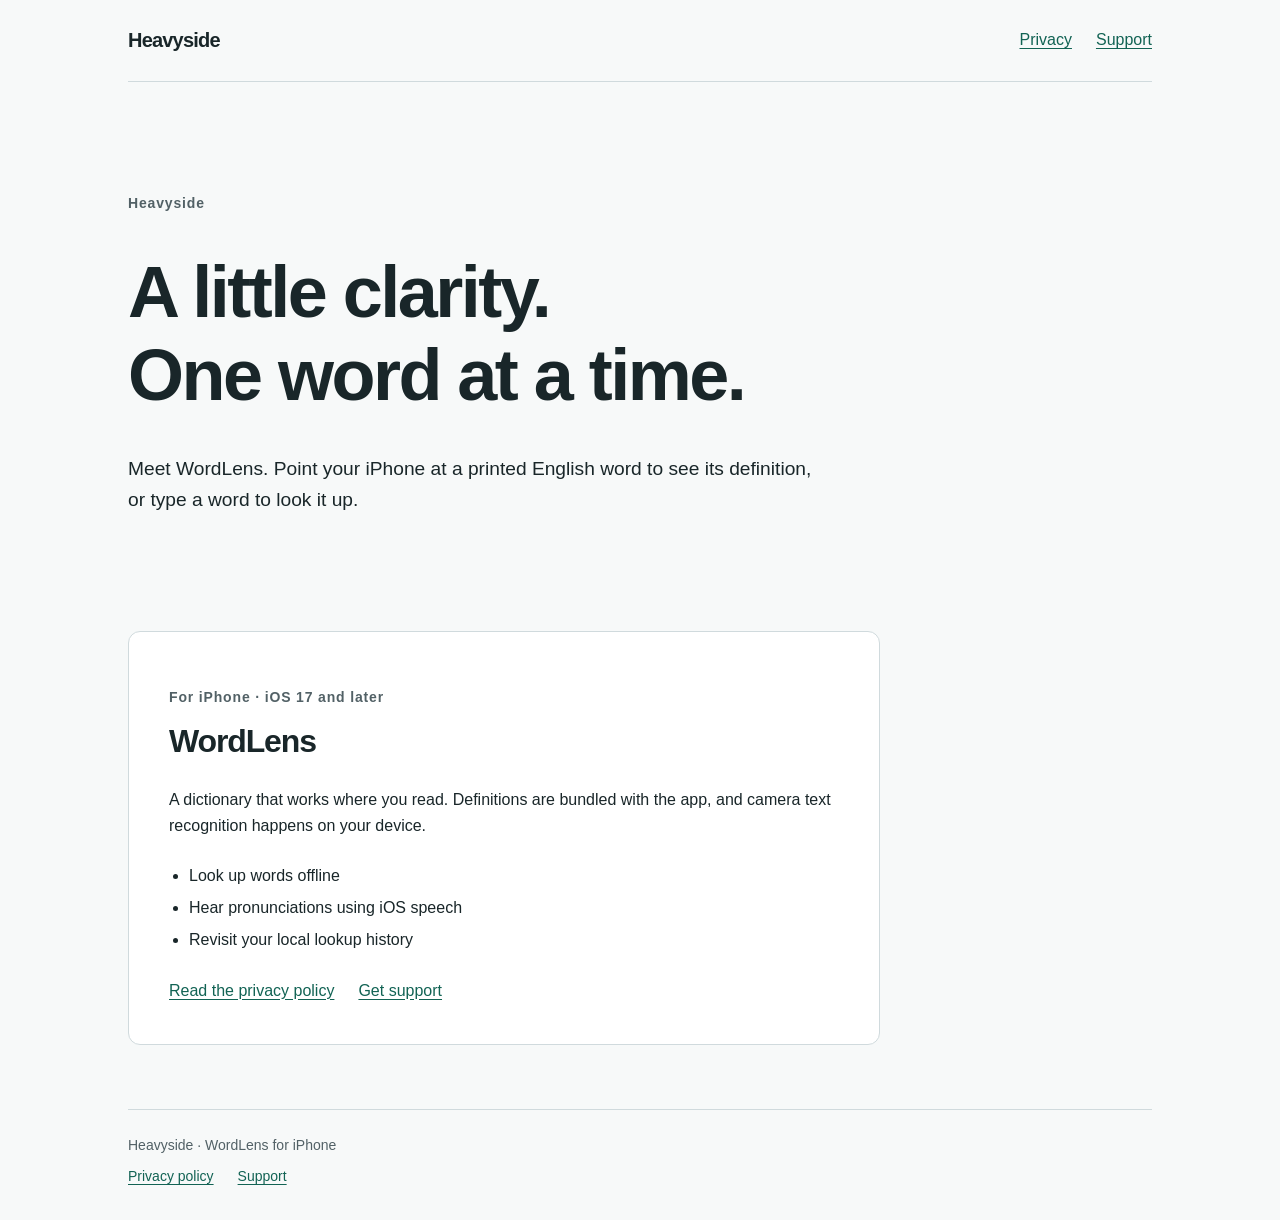
<file: index.html>
<!doctype html>
<html lang="en">
<head>
  <meta charset="utf-8">
  <meta name="viewport" content="width=device-width, initial-scale=1">
  <meta name="description" content="Meet WordLens by Heavyside: look up printed English words with your iPhone, offline.">
  <title>Heavyside | WordLens for iPhone</title>
  <link rel="canonical" href="https://heavysidetech.github.io/">
  <link rel="stylesheet" href="/site.css">
</head>
<body>
  <a class="skip-link" href="#main">Skip to content</a>
  <header class="site-header">
    <a class="brand" href="/">Heavyside</a>
    <nav aria-label="Main navigation">
      <a href="/dictionary/privacy/">Privacy</a>
      <a href="/dictionary/support/">Support</a>
    </nav>
  </header>
  <main id="main">
    <section class="hero" aria-labelledby="intro">
      <p class="eyebrow">Heavyside</p>
      <h1 id="intro">A little clarity.<br>One word at a time.</h1>
      <p class="lead">Meet WordLens. Point your iPhone at a printed English word to see its definition, or type a word to look it up.</p>
    </section>
    <section class="product" aria-labelledby="wordlens">
      <p class="eyebrow">For iPhone · iOS 17 and later</p>
      <h2 id="wordlens">WordLens</h2>
      <p>A dictionary that works where you read. Definitions are bundled with the app, and camera text recognition happens on your device.</p>
      <ul class="features">
        <li>Look up words offline</li>
        <li>Hear pronunciations using iOS speech</li>
        <li>Revisit your local lookup history</li>
      </ul>
      <div class="links">
        <a href="/dictionary/privacy/">Read the privacy policy</a>
        <a href="/dictionary/support/">Get support</a>
      </div>
    </section>
  </main>
  <footer class="site-footer">
    <p>Heavyside · WordLens for iPhone</p>
    <a href="/dictionary/privacy/">Privacy policy</a>
    <a href="/dictionary/support/">Support</a>
  </footer>
</body>
</html>
</file>
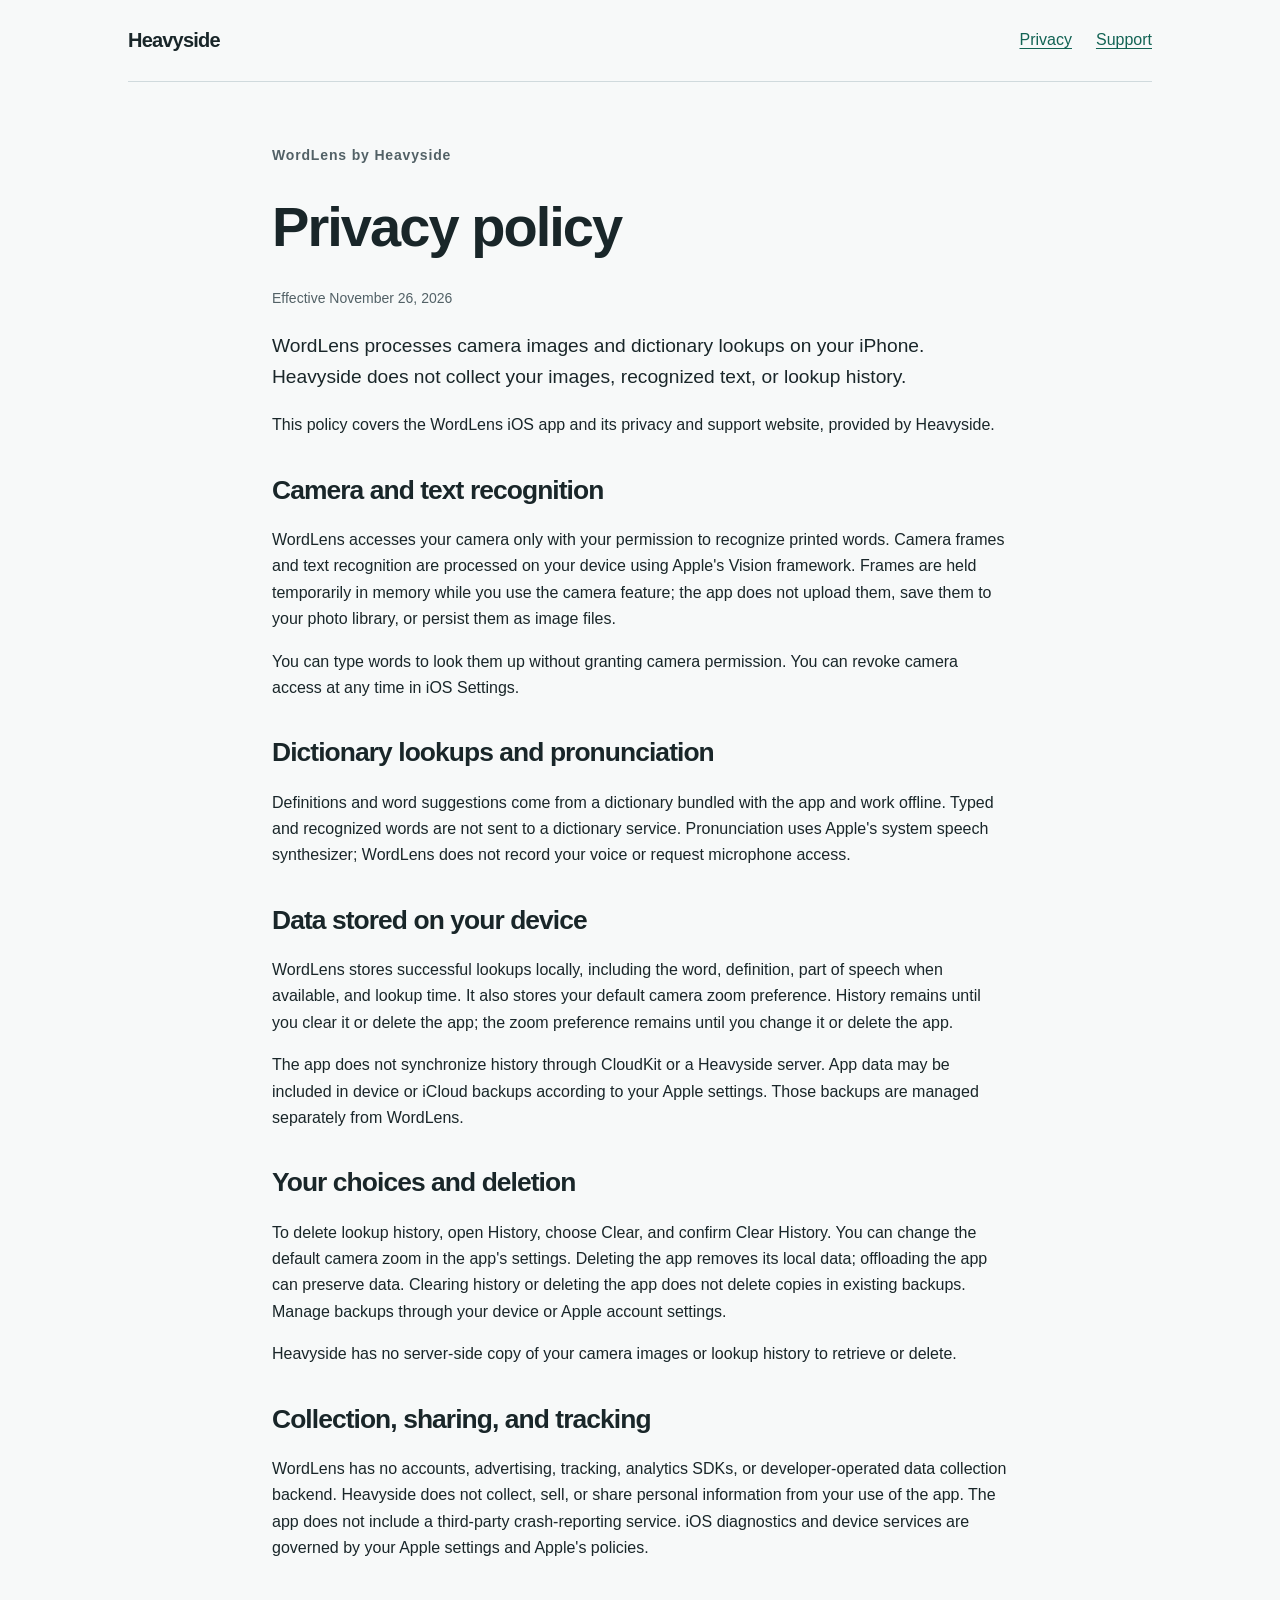
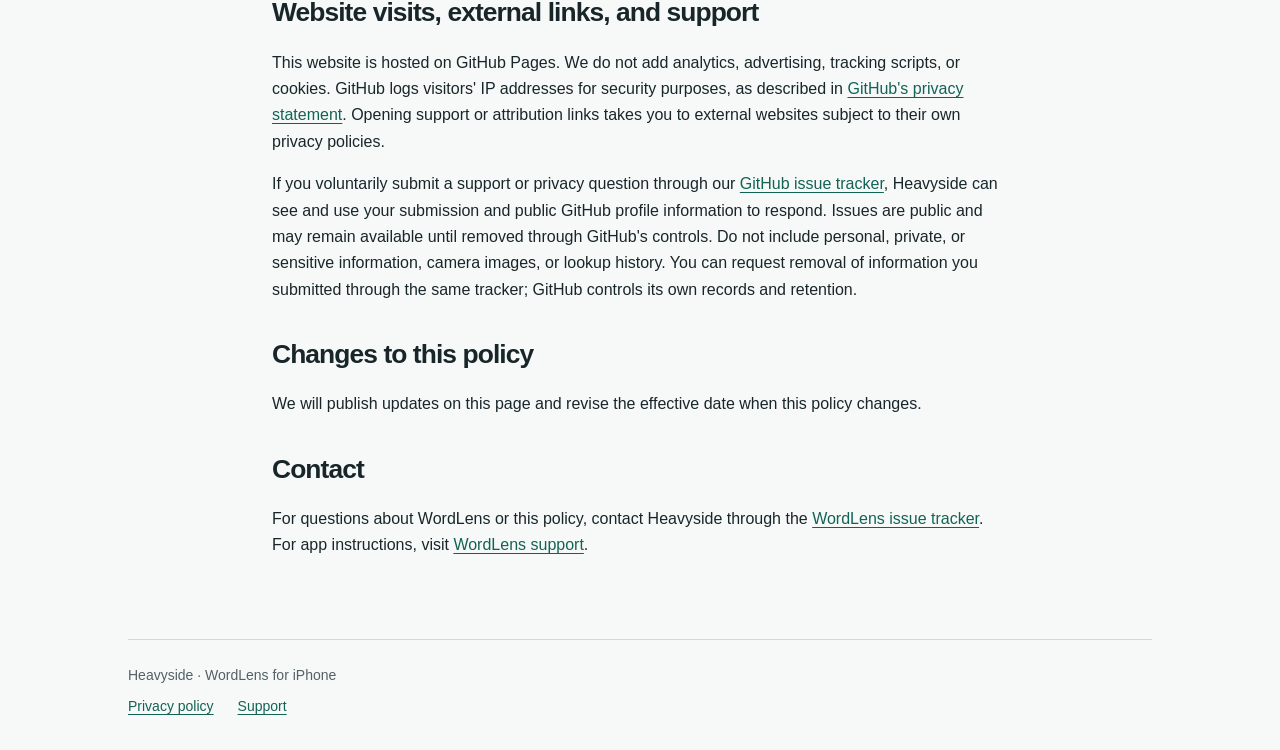
<file: dictionary/privacy/index.html>
<!doctype html>
<html lang="en">
<head>
  <meta charset="utf-8">
  <meta name="viewport" content="width=device-width, initial-scale=1">
  <meta name="description" content="How WordLens handles camera images, dictionary lookups, local history, and support requests.">
  <title>WordLens Privacy Policy | Heavyside</title>
  <link rel="canonical" href="https://heavysidetech.github.io/dictionary/privacy/">
  <link rel="stylesheet" href="/site.css">
</head>
<body>
  <a class="skip-link" href="#main">Skip to content</a>
  <header class="site-header">
    <a class="brand" href="/">Heavyside</a>
    <nav aria-label="Main navigation">
      <a href="/dictionary/privacy/">Privacy</a>
      <a href="/dictionary/support/">Support</a>
    </nav>
  </header>
  <main id="main" class="document">
    <p class="eyebrow">WordLens by Heavyside</p>
    <h1>Privacy policy</h1>
    <p class="date">Effective <time datetime="2026-11-26">November 26, 2026</time></p>
    <p class="lead">WordLens processes camera images and dictionary lookups on your iPhone. Heavyside does not collect your images, recognized text, or lookup history.</p>
    <p>This policy covers the WordLens iOS app and its privacy and support website, provided by Heavyside.</p>

    <h2>Camera and text recognition</h2>
    <p>WordLens accesses your camera only with your permission to recognize printed words. Camera frames and text recognition are processed on your device using Apple's Vision framework. Frames are held temporarily in memory while you use the camera feature; the app does not upload them, save them to your photo library, or persist them as image files.</p>
    <p>You can type words to look them up without granting camera permission. You can revoke camera access at any time in iOS Settings.</p>

    <h2>Dictionary lookups and pronunciation</h2>
    <p>Definitions and word suggestions come from a dictionary bundled with the app and work offline. Typed and recognized words are not sent to a dictionary service. Pronunciation uses Apple's system speech synthesizer; WordLens does not record your voice or request microphone access.</p>

    <h2>Data stored on your device</h2>
    <p>WordLens stores successful lookups locally, including the word, definition, part of speech when available, and lookup time. It also stores your default camera zoom preference. History remains until you clear it or delete the app; the zoom preference remains until you change it or delete the app.</p>
    <p>The app does not synchronize history through CloudKit or a Heavyside server. App data may be included in device or iCloud backups according to your Apple settings. Those backups are managed separately from WordLens.</p>

    <h2>Your choices and deletion</h2>
    <p>To delete lookup history, open History, choose Clear, and confirm Clear History. You can change the default camera zoom in the app's settings. Deleting the app removes its local data; offloading the app can preserve data. Clearing history or deleting the app does not delete copies in existing backups. Manage backups through your device or Apple account settings.</p>
    <p>Heavyside has no server-side copy of your camera images or lookup history to retrieve or delete.</p>

    <h2>Collection, sharing, and tracking</h2>
    <p>WordLens has no accounts, advertising, tracking, analytics SDKs, or developer-operated data collection backend. Heavyside does not collect, sell, or share personal information from your use of the app. The app does not include a third-party crash-reporting service. iOS diagnostics and device services are governed by your Apple settings and Apple's policies.</p>

    <h2>Website visits, external links, and support</h2>
    <p>This website is hosted on GitHub Pages. We do not add analytics, advertising, tracking scripts, or cookies. GitHub logs visitors' IP addresses for security purposes, as described in <a href="https://docs.github.com/en/site-policy/privacy-policies/github-general-privacy-statement">GitHub's privacy statement</a>. Opening support or attribution links takes you to external websites subject to their own privacy policies.</p>
    <p>If you voluntarily submit a support or privacy question through our <a href="https://github.com/heavysidetech/heavysidetech.github.io/issues">GitHub issue tracker</a>, Heavyside can see and use your submission and public GitHub profile information to respond. Issues are public and may remain available until removed through GitHub's controls. Do not include personal, private, or sensitive information, camera images, or lookup history. You can request removal of information you submitted through the same tracker; GitHub controls its own records and retention.</p>

    <h2>Changes to this policy</h2>
    <p>We will publish updates on this page and revise the effective date when this policy changes.</p>

    <h2>Contact</h2>
    <p>For questions about WordLens or this policy, contact Heavyside through the <a href="https://github.com/heavysidetech/heavysidetech.github.io/issues">WordLens issue tracker</a>. For app instructions, visit <a href="/dictionary/support/">WordLens support</a>.</p>
  </main>
  <footer class="site-footer">
    <p>Heavyside · WordLens for iPhone</p>
    <a href="/dictionary/privacy/">Privacy policy</a>
    <a href="/dictionary/support/">Support</a>
  </footer>
</body>
</html>
</file>
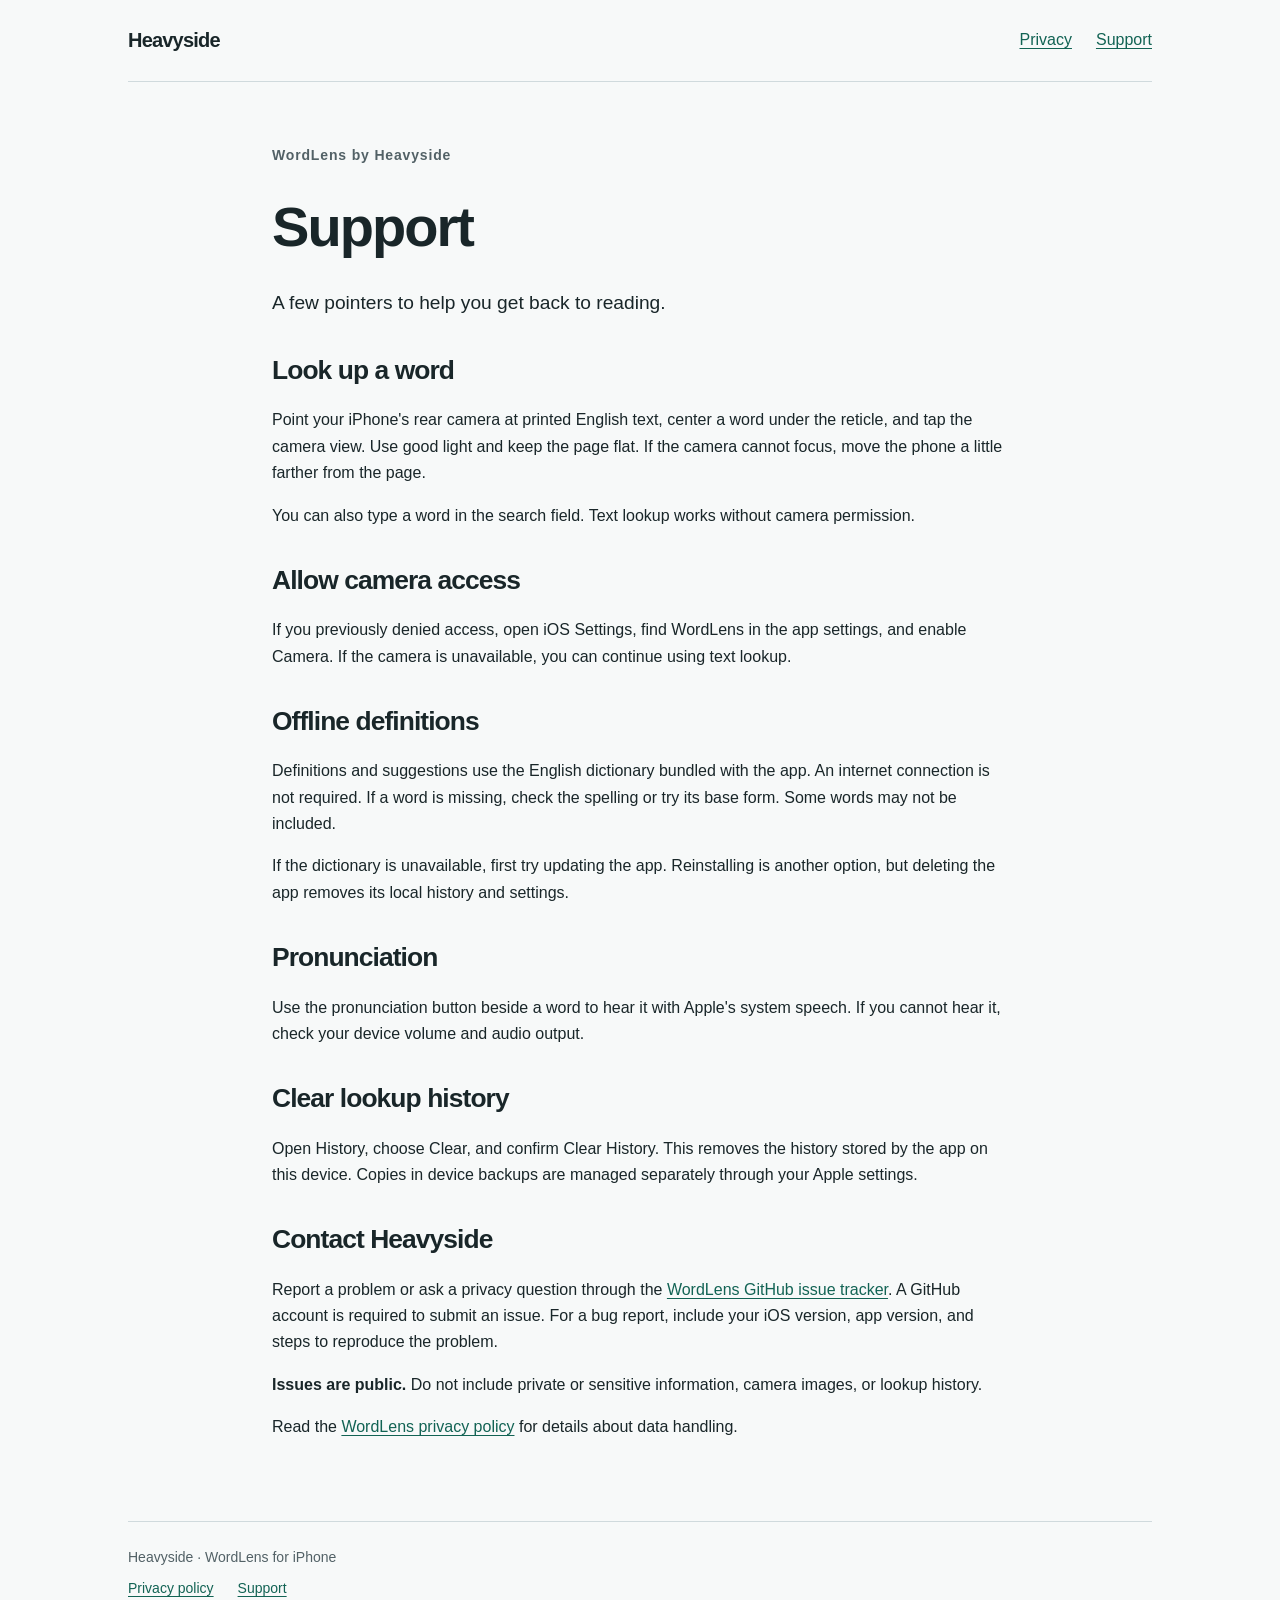
<file: dictionary/support/index.html>
<!doctype html>
<html lang="en">
<head>
  <meta charset="utf-8">
  <meta name="viewport" content="width=device-width, initial-scale=1">
  <meta name="description" content="Help with WordLens camera permissions, offline dictionary lookups, pronunciation, and local history.">
  <title>WordLens Support | Heavyside</title>
  <link rel="canonical" href="https://heavysidetech.github.io/dictionary/support/">
  <link rel="stylesheet" href="/site.css">
</head>
<body>
  <a class="skip-link" href="#main">Skip to content</a>
  <header class="site-header">
    <a class="brand" href="/">Heavyside</a>
    <nav aria-label="Main navigation">
      <a href="/dictionary/privacy/">Privacy</a>
      <a href="/dictionary/support/">Support</a>
    </nav>
  </header>
  <main id="main" class="document">
    <p class="eyebrow">WordLens by Heavyside</p>
    <h1>Support</h1>
    <p class="lead">A few pointers to help you get back to reading.</p>

    <h2>Look up a word</h2>
    <p>Point your iPhone's rear camera at printed English text, center a word under the reticle, and tap the camera view. Use good light and keep the page flat. If the camera cannot focus, move the phone a little farther from the page.</p>
    <p>You can also type a word in the search field. Text lookup works without camera permission.</p>

    <h2>Allow camera access</h2>
    <p>If you previously denied access, open iOS Settings, find WordLens in the app settings, and enable Camera. If the camera is unavailable, you can continue using text lookup.</p>

    <h2>Offline definitions</h2>
    <p>Definitions and suggestions use the English dictionary bundled with the app. An internet connection is not required. If a word is missing, check the spelling or try its base form. Some words may not be included.</p>
    <p>If the dictionary is unavailable, first try updating the app. Reinstalling is another option, but deleting the app removes its local history and settings.</p>

    <h2>Pronunciation</h2>
    <p>Use the pronunciation button beside a word to hear it with Apple's system speech. If you cannot hear it, check your device volume and audio output.</p>

    <h2>Clear lookup history</h2>
    <p>Open History, choose Clear, and confirm Clear History. This removes the history stored by the app on this device. Copies in device backups are managed separately through your Apple settings.</p>

    <h2>Contact Heavyside</h2>
    <p>Report a problem or ask a privacy question through the <a href="https://github.com/heavysidetech/heavysidetech.github.io/issues">WordLens GitHub issue tracker</a>. A GitHub account is required to submit an issue. For a bug report, include your iOS version, app version, and steps to reproduce the problem.</p>
    <p><strong>Issues are public.</strong> Do not include private or sensitive information, camera images, or lookup history.</p>
    <p>Read the <a href="/dictionary/privacy/">WordLens privacy policy</a> for details about data handling.</p>
  </main>
  <footer class="site-footer">
    <p>Heavyside · WordLens for iPhone</p>
    <a href="/dictionary/privacy/">Privacy policy</a>
    <a href="/dictionary/support/">Support</a>
  </footer>
</body>
</html>
</file>
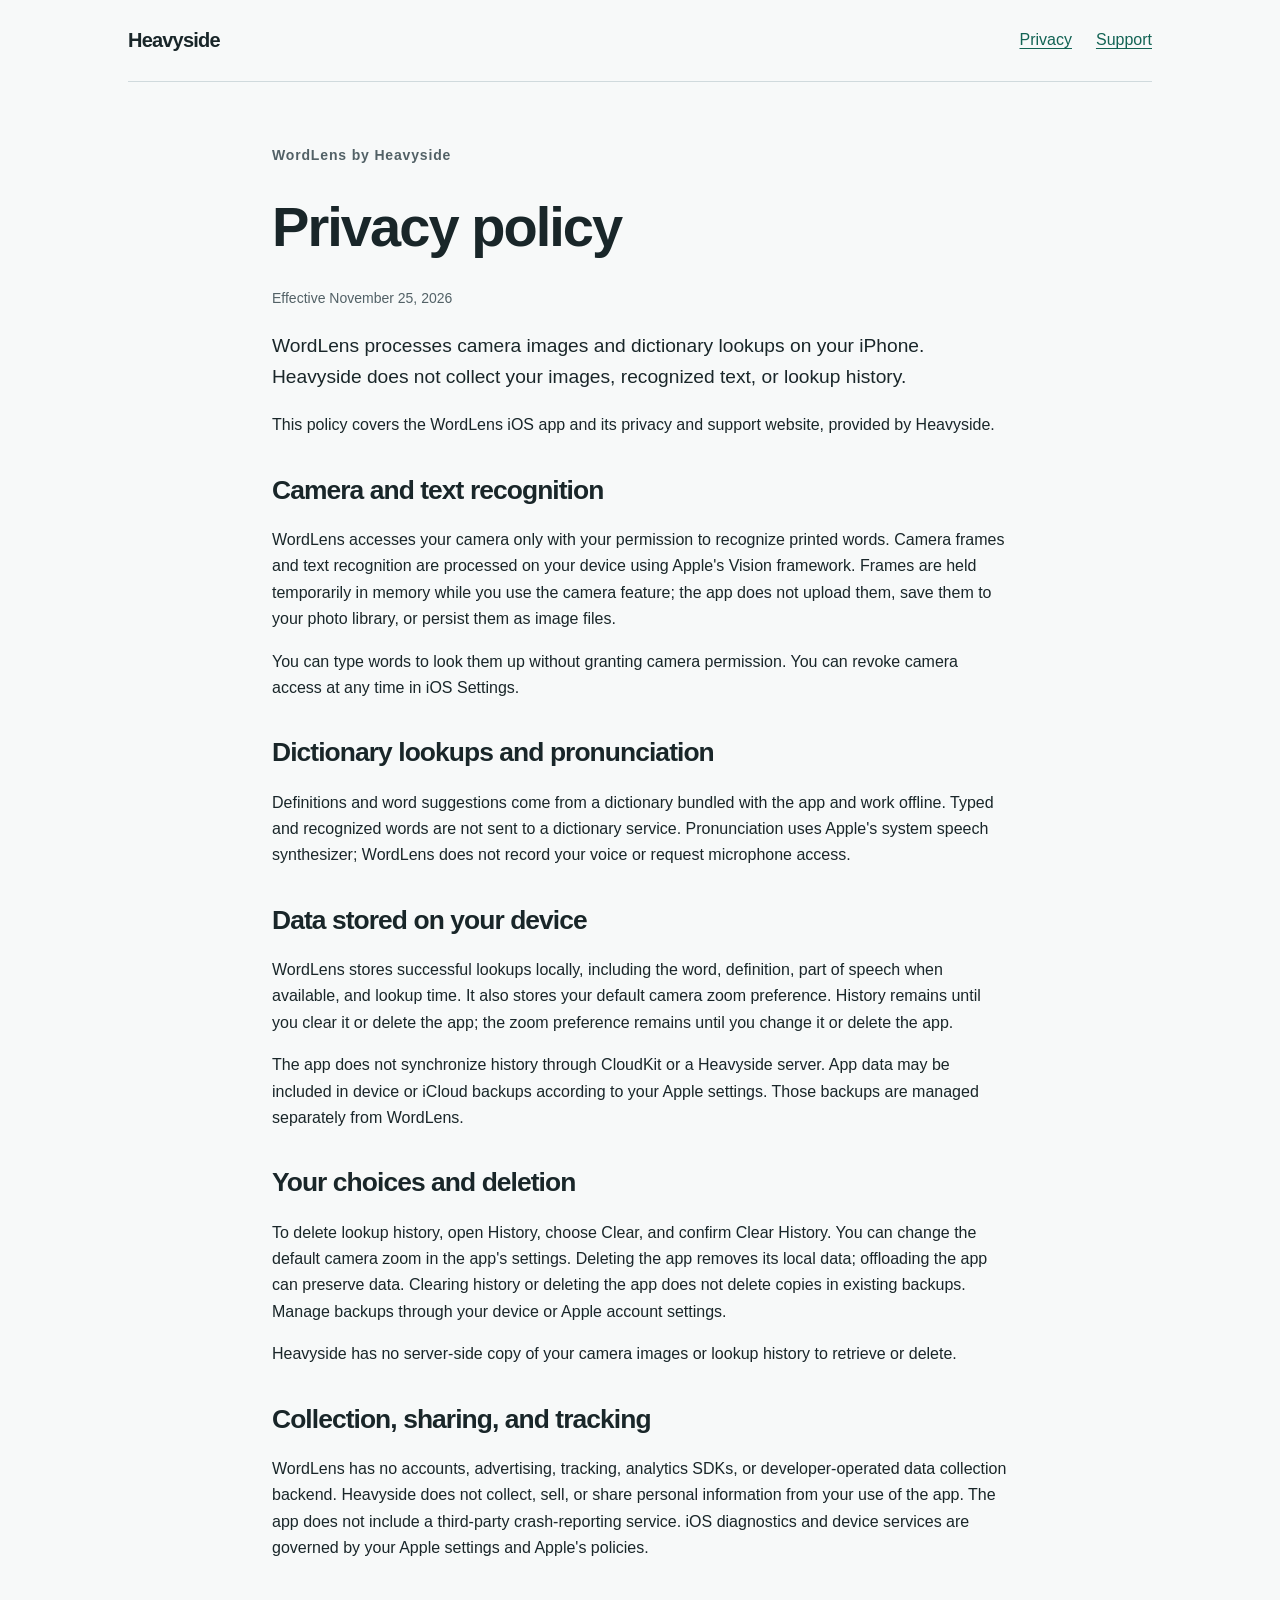
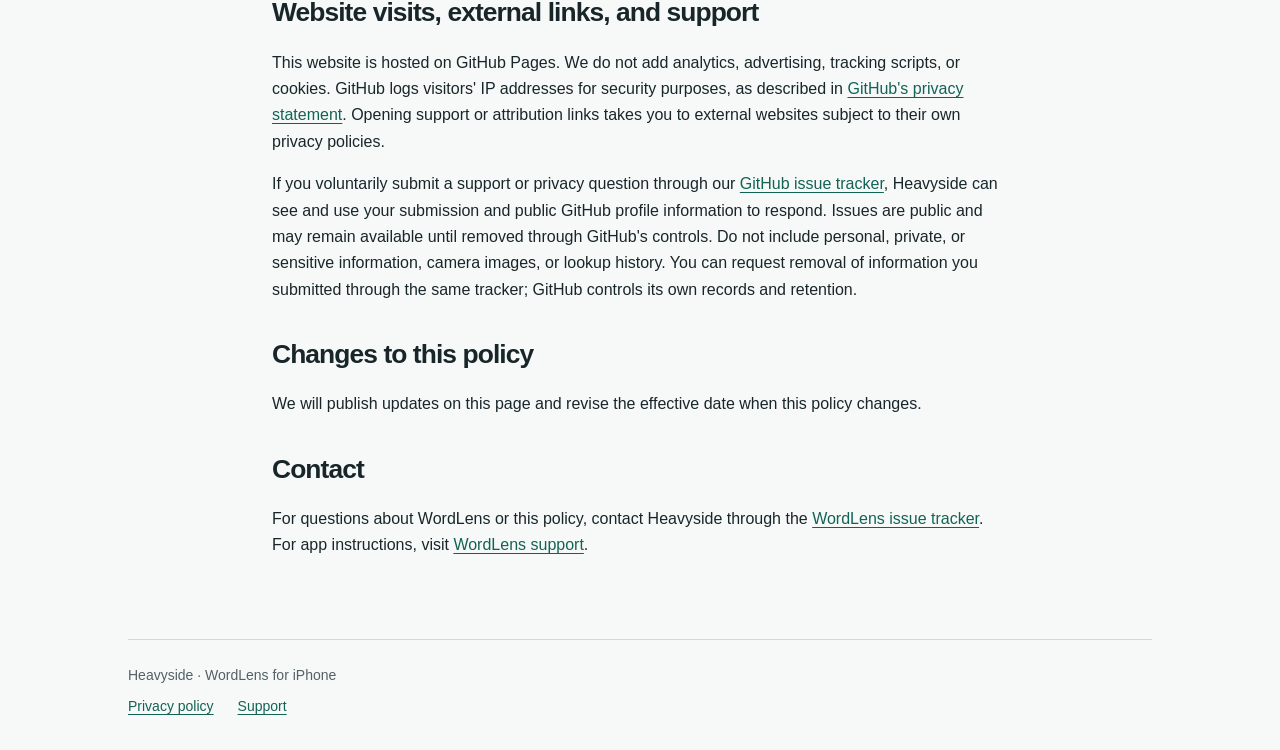
<file: site/dictionary/privacy/index.html>
<!doctype html>
<html lang="en">
<head>
  <meta charset="utf-8">
  <meta name="viewport" content="width=device-width, initial-scale=1">
  <meta name="description" content="How WordLens handles camera images, dictionary lookups, local history, and support requests.">
  <title>WordLens Privacy Policy | Heavyside</title>
  <link rel="canonical" href="https://heavysidetech.github.io/dictionary/privacy/">
  <link rel="stylesheet" href="/site.css">
</head>
<body>
  <a class="skip-link" href="#main">Skip to content</a>
  <header class="site-header">
    <a class="brand" href="/">Heavyside</a>
    <nav aria-label="Main navigation">
      <a href="/dictionary/privacy/">Privacy</a>
      <a href="/dictionary/support/">Support</a>
    </nav>
  </header>
  <main id="main" class="document">
    <p class="eyebrow">WordLens by Heavyside</p>
    <h1>Privacy policy</h1>
    <p class="date">Effective <time datetime="2026-11-25">November 25, 2026</time></p>
    <p class="lead">WordLens processes camera images and dictionary lookups on your iPhone. Heavyside does not collect your images, recognized text, or lookup history.</p>
    <p>This policy covers the WordLens iOS app and its privacy and support website, provided by Heavyside.</p>

    <h2>Camera and text recognition</h2>
    <p>WordLens accesses your camera only with your permission to recognize printed words. Camera frames and text recognition are processed on your device using Apple's Vision framework. Frames are held temporarily in memory while you use the camera feature; the app does not upload them, save them to your photo library, or persist them as image files.</p>
    <p>You can type words to look them up without granting camera permission. You can revoke camera access at any time in iOS Settings.</p>

    <h2>Dictionary lookups and pronunciation</h2>
    <p>Definitions and word suggestions come from a dictionary bundled with the app and work offline. Typed and recognized words are not sent to a dictionary service. Pronunciation uses Apple's system speech synthesizer; WordLens does not record your voice or request microphone access.</p>

    <h2>Data stored on your device</h2>
    <p>WordLens stores successful lookups locally, including the word, definition, part of speech when available, and lookup time. It also stores your default camera zoom preference. History remains until you clear it or delete the app; the zoom preference remains until you change it or delete the app.</p>
    <p>The app does not synchronize history through CloudKit or a Heavyside server. App data may be included in device or iCloud backups according to your Apple settings. Those backups are managed separately from WordLens.</p>

    <h2>Your choices and deletion</h2>
    <p>To delete lookup history, open History, choose Clear, and confirm Clear History. You can change the default camera zoom in the app's settings. Deleting the app removes its local data; offloading the app can preserve data. Clearing history or deleting the app does not delete copies in existing backups. Manage backups through your device or Apple account settings.</p>
    <p>Heavyside has no server-side copy of your camera images or lookup history to retrieve or delete.</p>

    <h2>Collection, sharing, and tracking</h2>
    <p>WordLens has no accounts, advertising, tracking, analytics SDKs, or developer-operated data collection backend. Heavyside does not collect, sell, or share personal information from your use of the app. The app does not include a third-party crash-reporting service. iOS diagnostics and device services are governed by your Apple settings and Apple's policies.</p>

    <h2>Website visits, external links, and support</h2>
    <p>This website is hosted on GitHub Pages. We do not add analytics, advertising, tracking scripts, or cookies. GitHub logs visitors' IP addresses for security purposes, as described in <a href="https://docs.github.com/en/site-policy/privacy-policies/github-general-privacy-statement">GitHub's privacy statement</a>. Opening support or attribution links takes you to external websites subject to their own privacy policies.</p>
    <p>If you voluntarily submit a support or privacy question through our <a href="https://github.com/heavysidetech/dictionary/issues">GitHub issue tracker</a>, Heavyside can see and use your submission and public GitHub profile information to respond. Issues are public and may remain available until removed through GitHub's controls. Do not include personal, private, or sensitive information, camera images, or lookup history. You can request removal of information you submitted through the same tracker; GitHub controls its own records and retention.</p>

    <h2>Changes to this policy</h2>
    <p>We will publish updates on this page and revise the effective date when this policy changes.</p>

    <h2>Contact</h2>
    <p>For questions about WordLens or this policy, contact Heavyside through the <a href="https://github.com/heavysidetech/dictionary/issues">WordLens issue tracker</a>. For app instructions, visit <a href="/dictionary/support/">WordLens support</a>.</p>
  </main>
  <footer class="site-footer">
    <p>Heavyside · WordLens for iPhone</p>
    <a href="/dictionary/privacy/">Privacy policy</a>
    <a href="/dictionary/support/">Support</a>
  </footer>
</body>
</html>
</file>
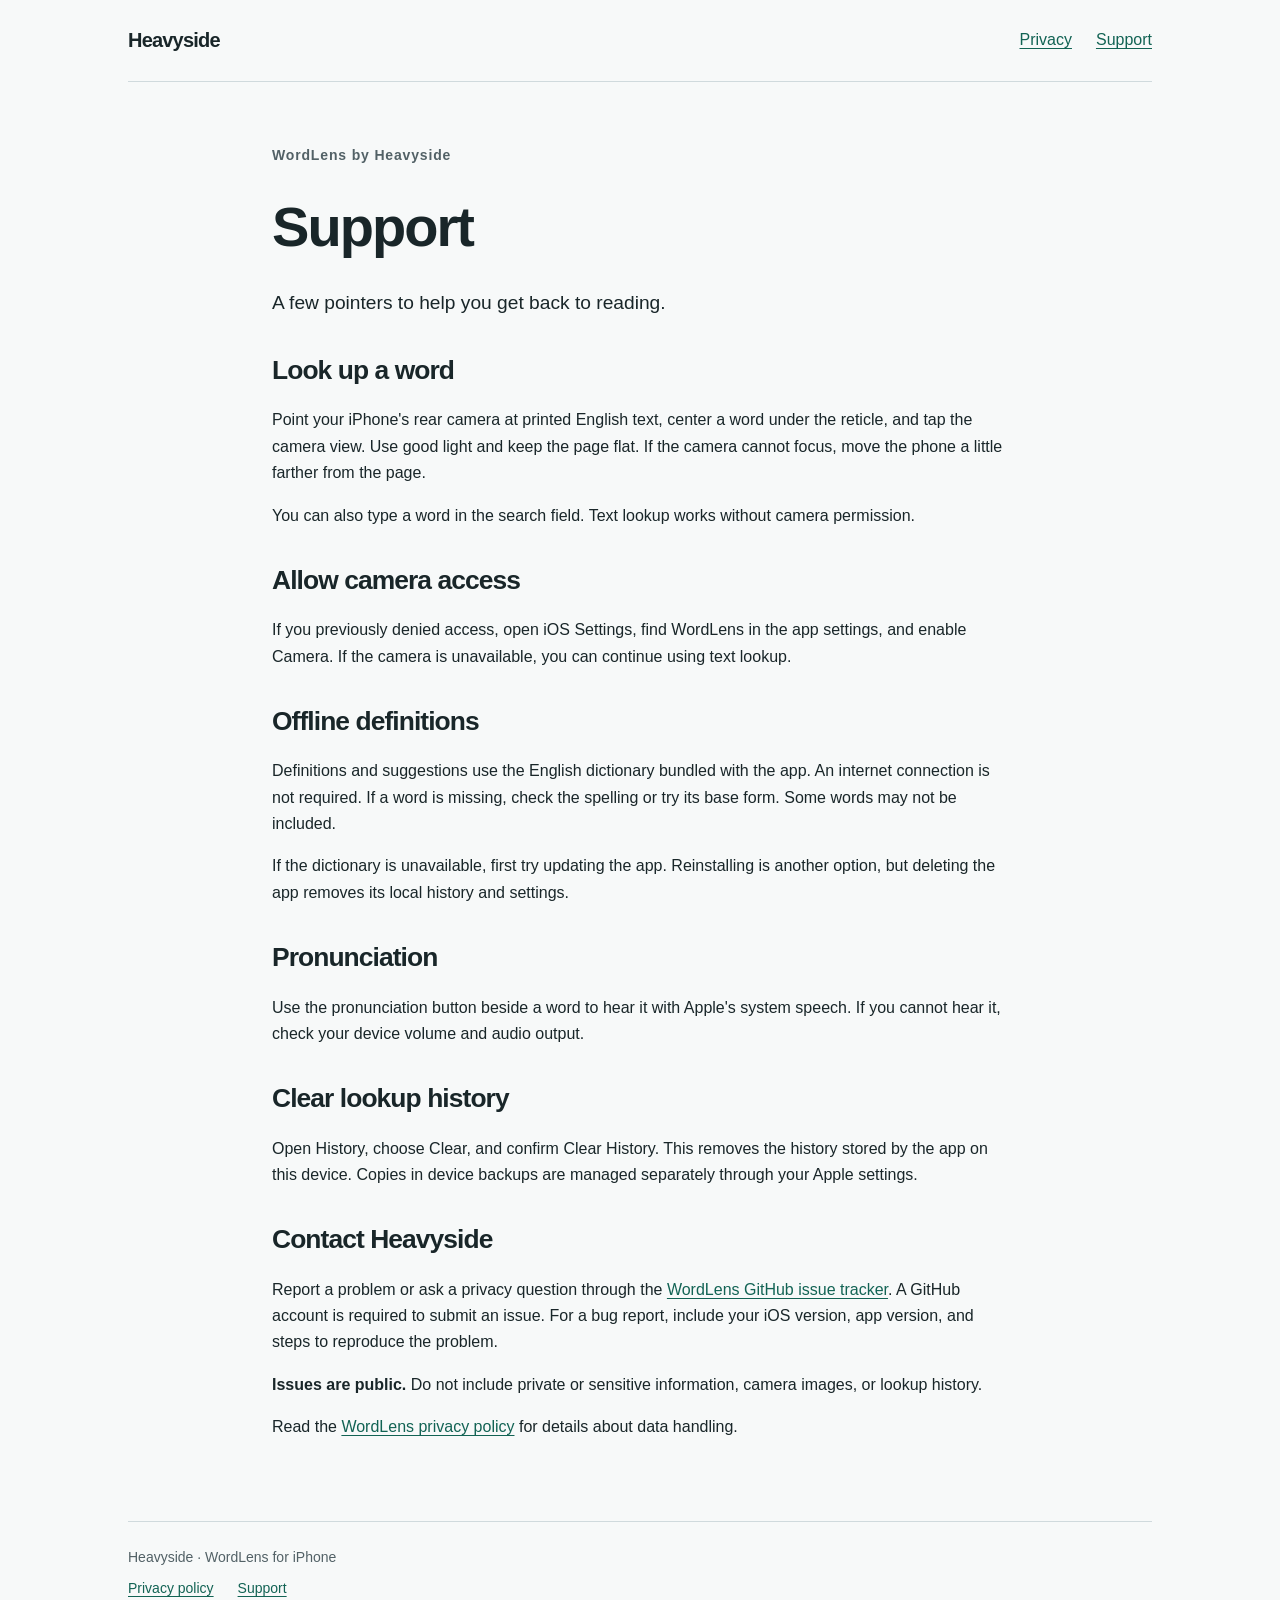
<file: site/dictionary/support/index.html>
<!doctype html>
<html lang="en">
<head>
  <meta charset="utf-8">
  <meta name="viewport" content="width=device-width, initial-scale=1">
  <meta name="description" content="Help with WordLens camera permissions, offline dictionary lookups, pronunciation, and local history.">
  <title>WordLens Support | Heavyside</title>
  <link rel="canonical" href="https://heavysidetech.github.io/dictionary/support/">
  <link rel="stylesheet" href="/site.css">
</head>
<body>
  <a class="skip-link" href="#main">Skip to content</a>
  <header class="site-header">
    <a class="brand" href="/">Heavyside</a>
    <nav aria-label="Main navigation">
      <a href="/dictionary/privacy/">Privacy</a>
      <a href="/dictionary/support/">Support</a>
    </nav>
  </header>
  <main id="main" class="document">
    <p class="eyebrow">WordLens by Heavyside</p>
    <h1>Support</h1>
    <p class="lead">A few pointers to help you get back to reading.</p>

    <h2>Look up a word</h2>
    <p>Point your iPhone's rear camera at printed English text, center a word under the reticle, and tap the camera view. Use good light and keep the page flat. If the camera cannot focus, move the phone a little farther from the page.</p>
    <p>You can also type a word in the search field. Text lookup works without camera permission.</p>

    <h2>Allow camera access</h2>
    <p>If you previously denied access, open iOS Settings, find WordLens in the app settings, and enable Camera. If the camera is unavailable, you can continue using text lookup.</p>

    <h2>Offline definitions</h2>
    <p>Definitions and suggestions use the English dictionary bundled with the app. An internet connection is not required. If a word is missing, check the spelling or try its base form. Some words may not be included.</p>
    <p>If the dictionary is unavailable, first try updating the app. Reinstalling is another option, but deleting the app removes its local history and settings.</p>

    <h2>Pronunciation</h2>
    <p>Use the pronunciation button beside a word to hear it with Apple's system speech. If you cannot hear it, check your device volume and audio output.</p>

    <h2>Clear lookup history</h2>
    <p>Open History, choose Clear, and confirm Clear History. This removes the history stored by the app on this device. Copies in device backups are managed separately through your Apple settings.</p>

    <h2>Contact Heavyside</h2>
    <p>Report a problem or ask a privacy question through the <a href="https://github.com/heavysidetech/dictionary/issues">WordLens GitHub issue tracker</a>. A GitHub account is required to submit an issue. For a bug report, include your iOS version, app version, and steps to reproduce the problem.</p>
    <p><strong>Issues are public.</strong> Do not include private or sensitive information, camera images, or lookup history.</p>
    <p>Read the <a href="/dictionary/privacy/">WordLens privacy policy</a> for details about data handling.</p>
  </main>
  <footer class="site-footer">
    <p>Heavyside · WordLens for iPhone</p>
    <a href="/dictionary/privacy/">Privacy policy</a>
    <a href="/dictionary/support/">Support</a>
  </footer>
</body>
</html>
</file>
<file: site.css>
:root {
  color-scheme: light dark;
  font-family: -apple-system, BlinkMacSystemFont, "Segoe UI", sans-serif;
  font-size: 100%;
  line-height: 1.65;
  color: #192629;
  background: #f7f9f9;
  --muted: #526166;
  --accent: #126354;
  --border: #d0dadd;
  --panel: #ffffff;
}
* { box-sizing: border-box; }
body { margin: 0; }
a { color: var(--accent); text-underline-offset: .2em; }
a:hover { text-decoration-thickness: .15em; }
a:focus-visible { outline: 3px solid var(--accent); outline-offset: 5px; border-radius: 2px; }
.site-header, main, .site-footer { width: min(100% - 3rem, 64rem); margin-inline: auto; }
.site-header { display: flex; align-items: center; justify-content: space-between; gap: 1rem; padding-block: 1.5rem; border-bottom: 1px solid var(--border); }
.brand { font-size: 1.25rem; font-weight: 750; letter-spacing: -.04em; color: inherit; text-decoration: none; }
nav, .links { display: flex; flex-wrap: wrap; gap: .75rem 1.5rem; }
.hero { padding-block: clamp(3rem, 8vw, 6rem); max-width: 47rem; }
.eyebrow { color: var(--muted); font-size: .875rem; font-weight: 650; letter-spacing: .06em; }
h1, h2 { line-height: 1.15; letter-spacing: -.035em; }
h1 { font-size: clamp(2.5rem, 6vw, 4.5rem); margin: .5em 0; }
h2 { font-size: 1.65rem; }
.lead { font-size: 1.2rem; max-width: 43rem; }
.product { background: var(--panel); border: 1px solid var(--border); border-radius: .75rem; padding: clamp(1.5rem, 4vw, 2.5rem); margin-bottom: 4rem; max-width: 47rem; }
.product h2 { font-size: 2rem; margin-top: .5rem; }
.features { padding-left: 1.25rem; margin-block: 1.5rem; }
.features li { margin-block: .35rem; }
.document { max-width: 46rem; padding-block: 3rem 4rem; }
.document h1 { font-size: clamp(2.25rem, 5vw, 3.5rem); }
.document h2 { margin-top: 2.25rem; }
.date { color: var(--muted); font-size: .875rem; }
.site-footer { display: flex; flex-wrap: wrap; gap: .5rem 1.5rem; align-items: center; border-top: 1px solid var(--border); padding-block: 1.5rem 2rem; font-size: .875rem; color: var(--muted); }
.site-footer p { margin: 0; flex-basis: 100%; }
.skip-link { position: absolute; top: -5rem; left: 1rem; padding: .75rem 1rem; background: var(--panel); z-index: 1; }
.skip-link:focus { top: 1rem; }
@media (prefers-color-scheme: dark) {
  :root { color: #e7edef; background: #111b1e; --muted: #a8b9be; --accent: #8cdbc4; --border: #3c4e54; --panel: #1b292e; }
}
@media (max-width: 25rem) {
  .site-header { align-items: flex-start; flex-direction: column; }
}
</file>
